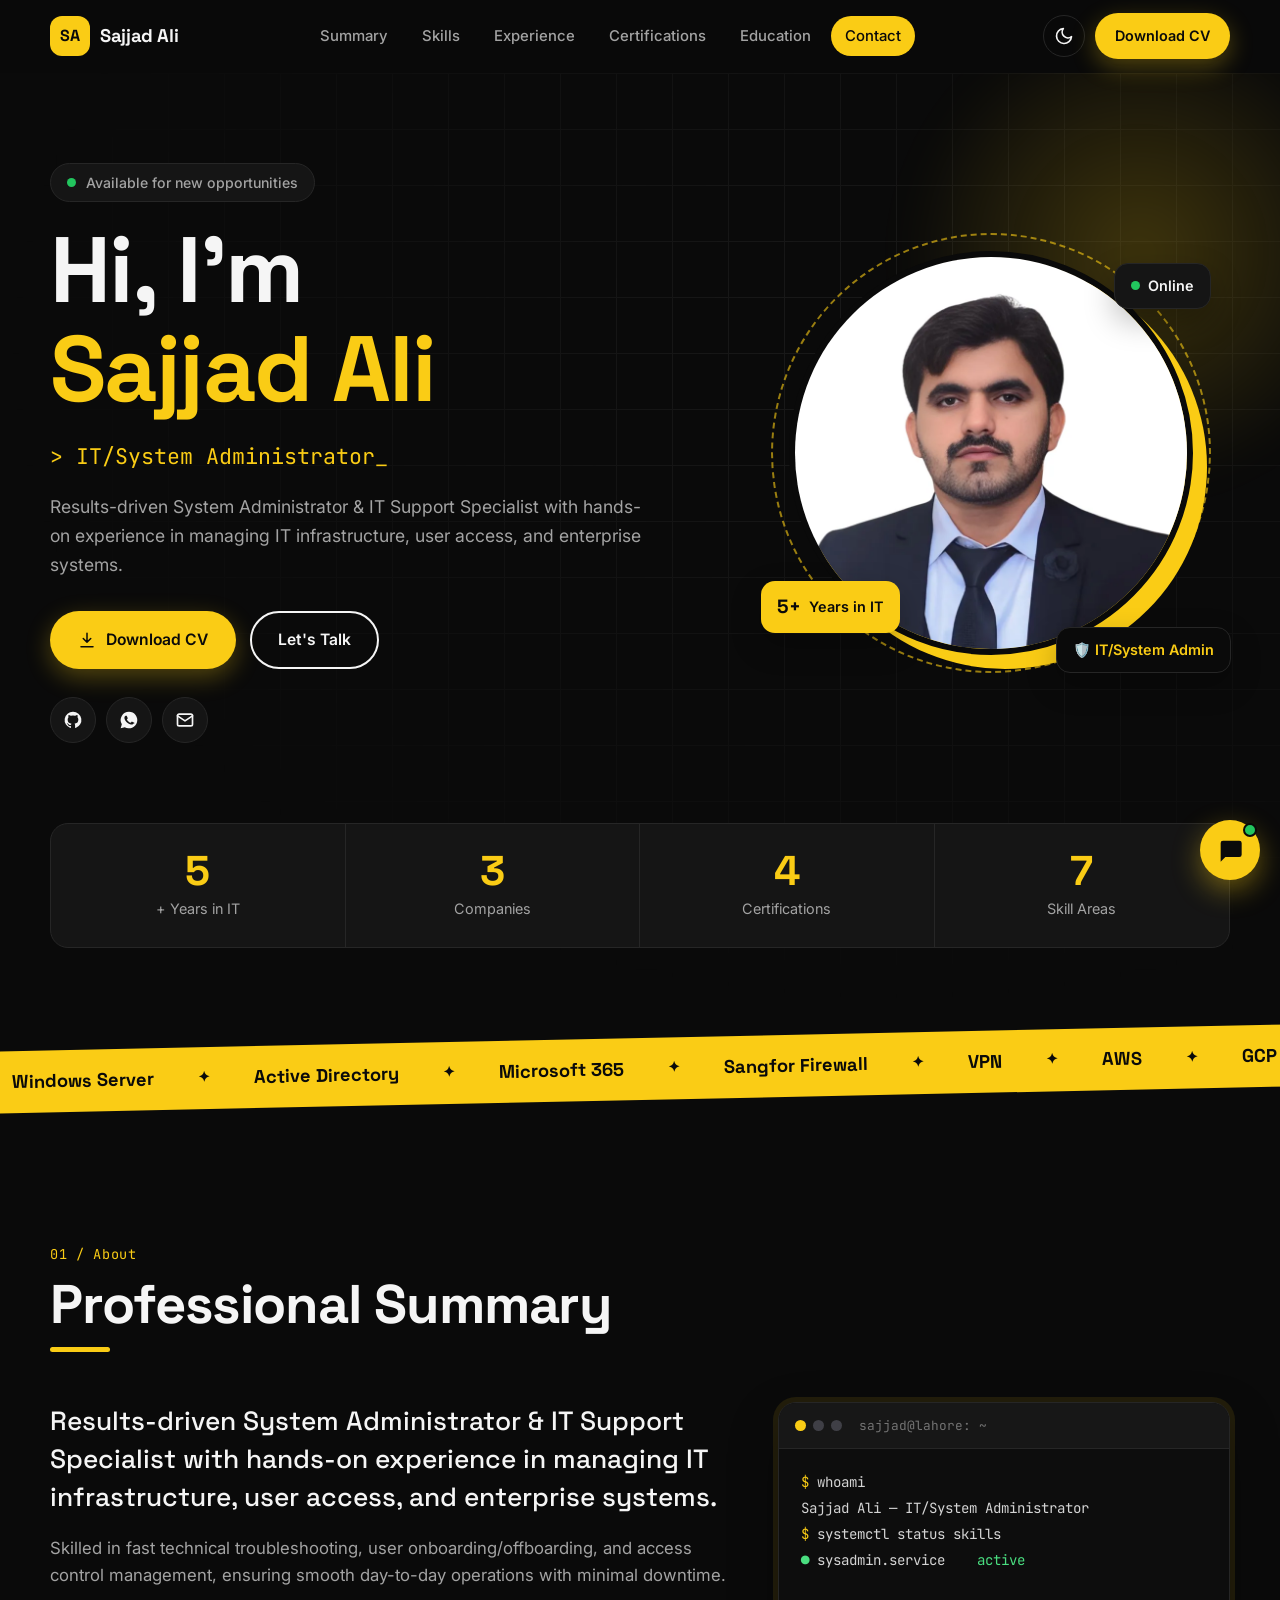
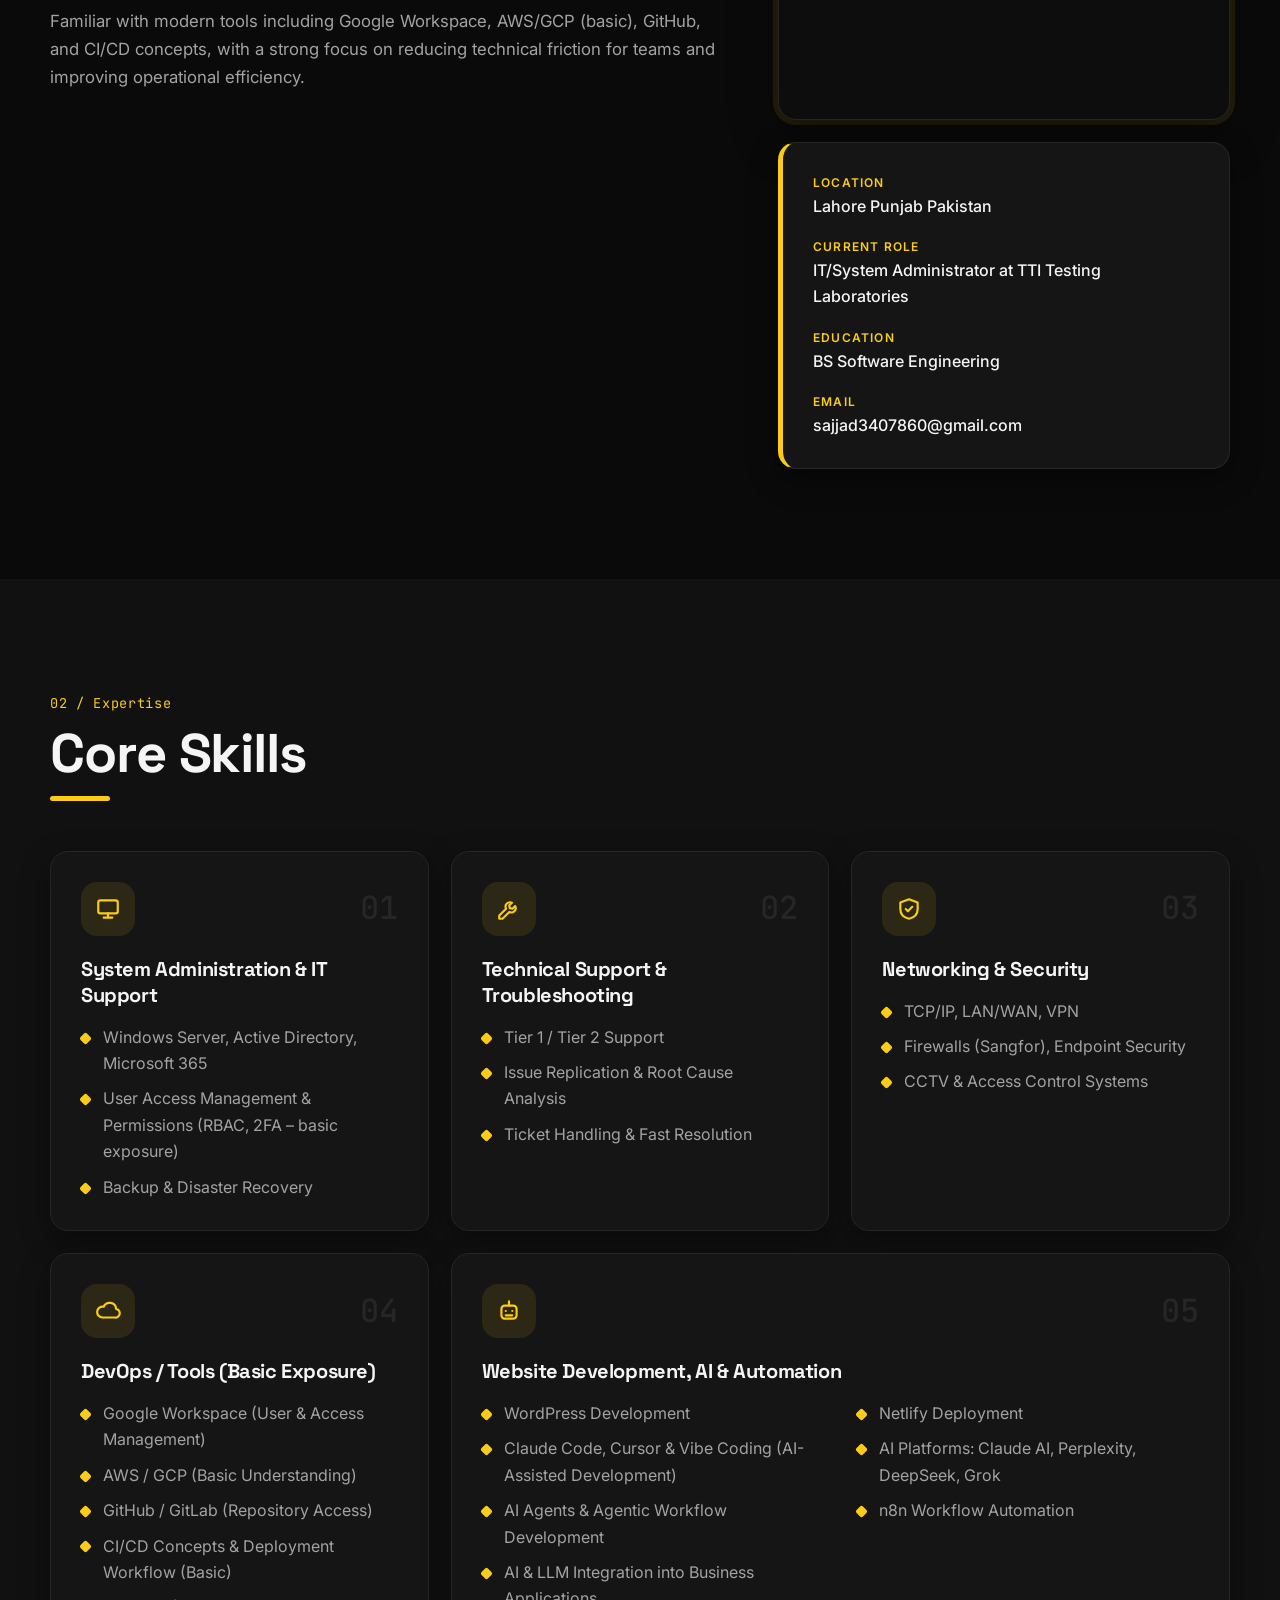
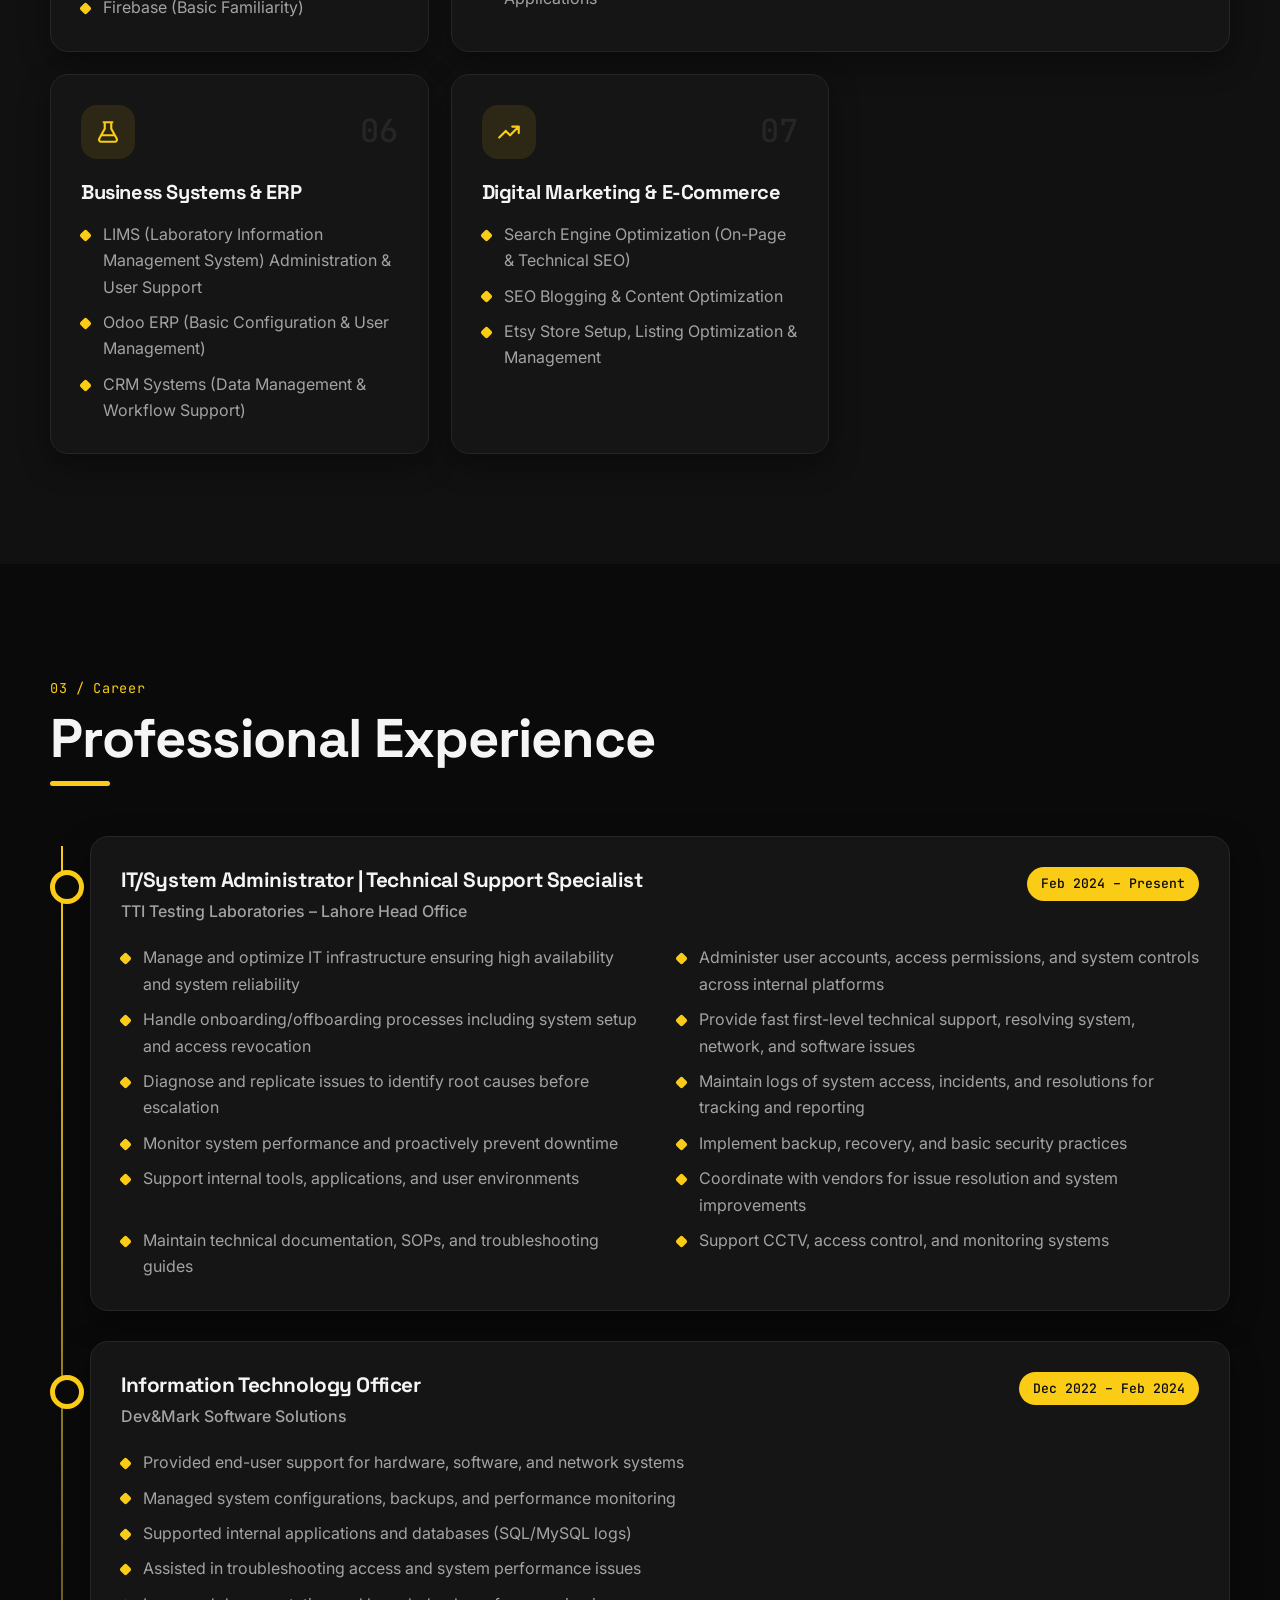
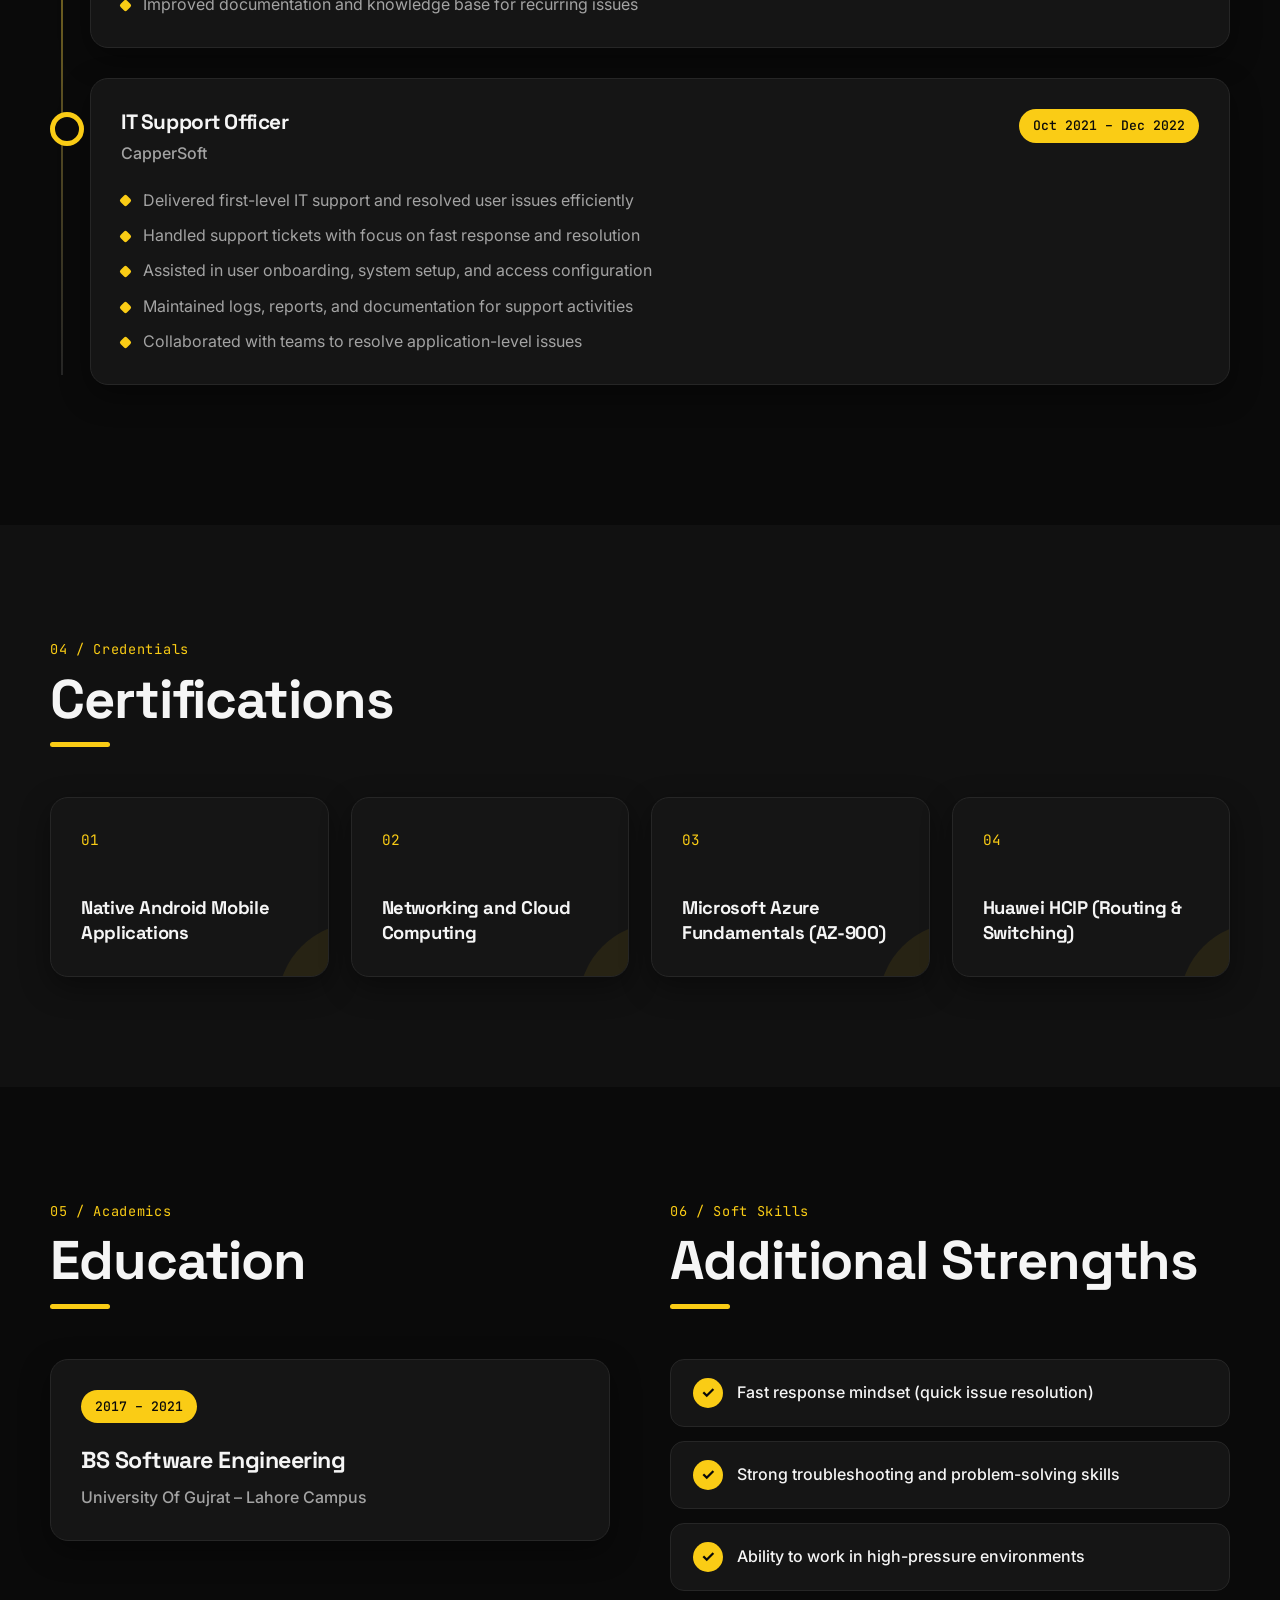
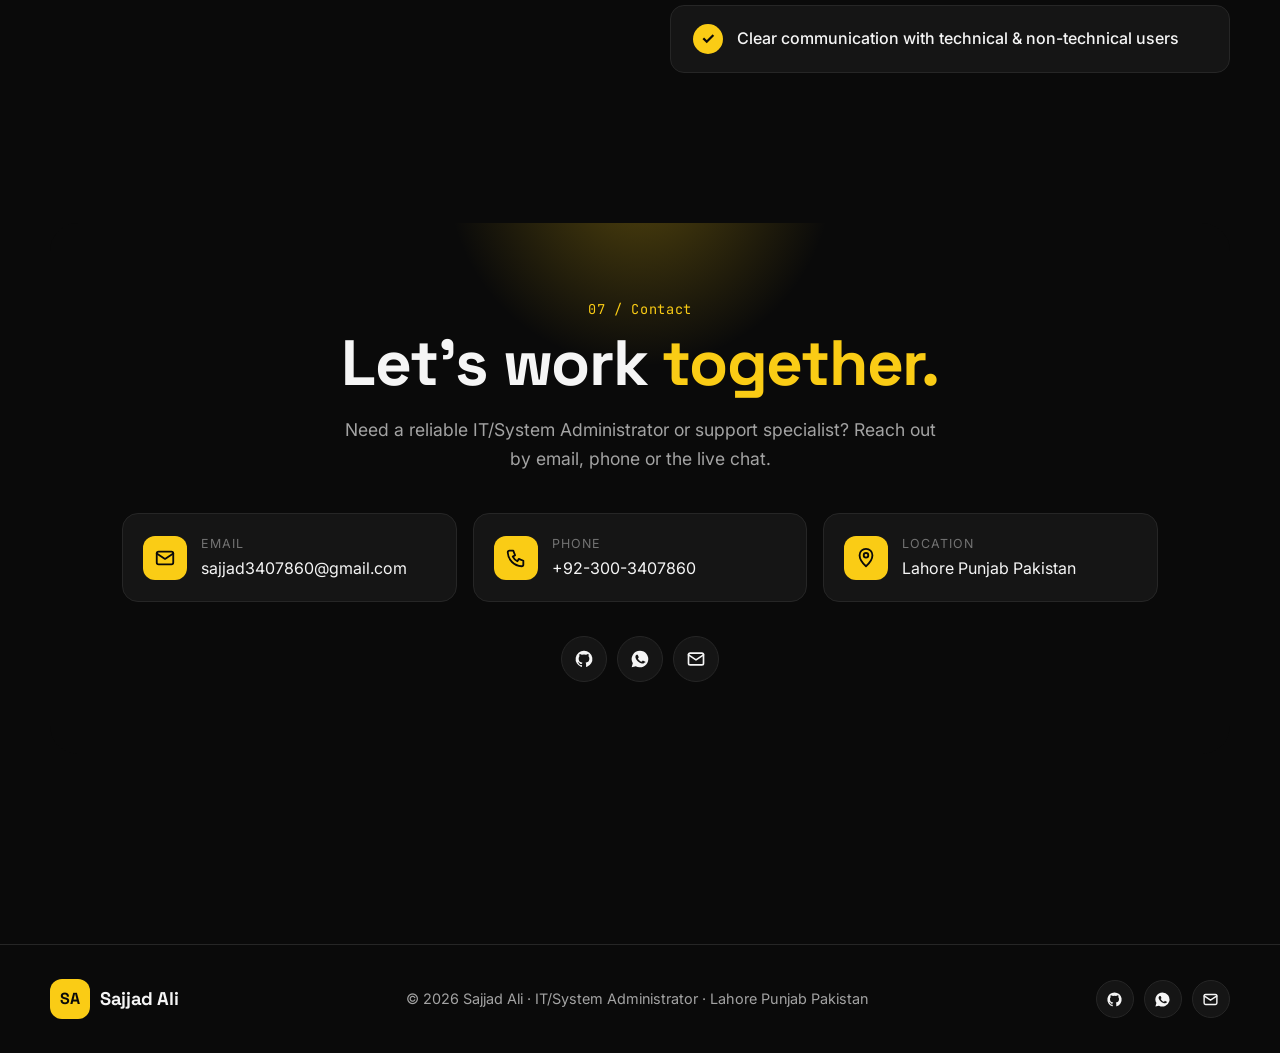
<file: index.html>
<!DOCTYPE html>
<html lang="en">
<head>
  <meta charset="UTF-8">
  <meta name="viewport" content="width=device-width, initial-scale=1.0">
  <title>Sajjad Ali | IT/System Administrator & Technical Support Specialist in Lahore</title>
  <meta name="description" content="Sajjad Ali, IT/System Administrator and Technical Support Specialist in Lahore, Pakistan. Windows Server, Active Directory, Microsoft 365, networking & security, ERP/LIMS, AI automation and WordPress.">
  <meta name="keywords" content="Sajjad Ali, System Administrator Lahore, IT Support Specialist, Technical Support Pakistan, Active Directory, Microsoft 365, Odoo, LIMS, n8n, AI automation, WordPress">
  <meta name="author" content="Sajjad Ali">
  <meta name="robots" content="index, follow">
  <meta name="theme-color" content="#0a0a0a">
  <link rel="canonical" href="https://choudharysb.github.io/SajjadPortfolio/">

  <meta property="og:type" content="profile">
  <meta property="og:title" content="Sajjad Ali | IT/System Administrator">
  <meta property="og:description" content="System Administrator & IT Support Specialist with hands-on experience in managing IT infrastructure, user access, and enterprise systems.">
  <meta property="og:url" content="https://choudharysb.github.io/SajjadPortfolio/">
  <meta property="og:site_name" content="Sajjad Ali Portfolio">
  <meta property="og:image" content="https://choudharysb.github.io/SajjadPortfolio/assets/sajjad-ali-og.jpg">
  <meta property="og:image:alt" content="Sajjad Ali">
  <meta name="twitter:card" content="summary">
  <meta name="twitter:image" content="https://choudharysb.github.io/SajjadPortfolio/assets/sajjad-ali-og.jpg">
  <meta name="twitter:title" content="Sajjad Ali | IT/System Administrator">
  <meta name="twitter:description" content="IT infrastructure, user access, networking & security, ERP/LIMS and AI automation.">

  <link rel="icon" href="data:image/svg+xml,<svg xmlns='http://www.w3.org/2000/svg' viewBox='0 0 64 64'><rect width='64' height='64' rx='14' fill='%230a0a0a'/><text x='50%' y='56%' dominant-baseline='middle' text-anchor='middle' font-family='Arial' font-weight='900' font-size='28' fill='%23facc15'>SA</text></svg>">

  <script type="application/ld+json">
  {
    "@context": "https://schema.org",
    "@type": "Person",
    "name": "Sajjad Ali",
    "jobTitle": "IT/System Administrator | Technical Support Specialist",
    "worksFor": { "@type": "Organization", "name": "TTI Testing Laboratories" },
    "alumniOf": { "@type": "CollegeOrUniversity", "name": "University Of Gujrat" },
    "address": { "@type": "PostalAddress", "addressLocality": "Lahore", "addressRegion": "Punjab", "addressCountry": "PK" },
    "email": "mailto:sajjad3407860@gmail.com",
    "url": "https://choudharysb.github.io/SajjadPortfolio/",
    "image": "https://choudharysb.github.io/SajjadPortfolio/assets/sajjad-ali.jpg",
    "sameAs": ["https://github.com/ChoudharySb"],
    "knowsAbout": ["System Administration", "Active Directory", "Microsoft 365", "Networking", "Network Security", "Technical Support", "Odoo", "LIMS", "AI Automation", "n8n", "WordPress", "SEO"]
  }
  </script>

  <link rel="preconnect" href="https://fonts.googleapis.com">
  <link rel="preconnect" href="https://fonts.gstatic.com" crossorigin>
  <link href="https://fonts.googleapis.com/css2?family=Space+Grotesk:wght@500;600;700&family=Inter:wght@400;500;600&family=JetBrains+Mono:wght@400;500&display=swap" rel="stylesheet">
  <link rel="stylesheet" href="style.css?v=4">
  <script>
    // Dark is the default look; a saved choice wins. Runs before paint to avoid a flash.
    try { document.documentElement.dataset.theme = localStorage.getItem("theme") || "dark"; }
    catch (e) { document.documentElement.dataset.theme = "dark"; }
  </script>
</head>
<body>
  <a class="skip-link" href="#summary">Skip to content</a>
  <div class="progress" aria-hidden="true"></div>

  <header class="nav">
    <div class="container nav-inner">
      <a href="#top" class="logo" aria-label="Sajjad Ali, home"><span class="logo-mark">SA</span><span class="logo-text">Sajjad Ali</span></a>
      <nav class="nav-links" aria-label="Main">
        <a href="#summary">Summary</a>
        <a href="#skills">Skills</a>
        <a href="#experience">Experience</a>
        <a href="#certifications">Certifications</a>
        <a href="#education">Education</a>
        <a href="#contact">Contact</a>
      </nav>
      <div class="nav-tools">
        <button class="icon-btn theme-toggle" aria-label="Switch light/dark mode">
          <svg class="i-sun" viewBox="0 0 24 24"><circle cx="12" cy="12" r="4"/><path d="M12 2v2M12 20v2M4.9 4.9l1.4 1.4M17.7 17.7l1.4 1.4M2 12h2M20 12h2M4.9 19.1l1.4-1.4M17.7 6.3l1.4-1.4"/></svg>
          <svg class="i-moon" viewBox="0 0 24 24"><path d="M21 12.8A9 9 0 1 1 11.2 3a7 7 0 0 0 9.8 9.8z"/></svg>
        </button>
        <a href="assets/Sajjad-Ali-CV.pdf" class="btn btn-primary btn-sm nav-cv" download>Download CV</a>
        <button class="icon-btn nav-toggle" aria-label="Open menu" aria-expanded="false"><span></span><span></span><span></span></button>
      </div>
    </div>
  </header>

  <main id="top">
    <!-- HERO -->
    <section class="hero">
      <div class="hero-grid-bg" aria-hidden="true"></div>
      <div class="container hero-inner">
        <div class="hero-copy">
          <p class="pill"><span class="pulse"></span> Available for new opportunities</p>
          <h1 class="hero-title">
            <span class="line"><span>Hi, I'm</span></span>
            <span class="line"><span class="hl">Sajjad Ali</span></span>
          </h1>
          <p class="role mono">&gt; <span class="typed" data-words="IT/System Administrator|Technical Support Specialist"></span><span class="cursor" aria-hidden="true">_</span></p>
          <p class="lead">Results-driven System Administrator &amp; IT Support Specialist with hands-on experience in managing IT infrastructure, user access, and enterprise systems.</p>
          <div class="hero-cta">
            <a href="assets/Sajjad-Ali-CV.pdf" class="btn btn-primary" download>
              <svg viewBox="0 0 24 24"><path d="M12 3v12m0 0l-5-5m5 5l5-5M4 21h16"/></svg> Download CV
            </a>
            <a href="#contact" class="btn btn-outline">Let's Talk</a>
          </div>
          <div class="socials" data-socials></div>
        </div>

        <div class="hero-visual">
          <div class="photo-wrap">
            <span class="photo-ring" aria-hidden="true"></span>
            <picture>
              <source srcset="assets/sajjad-ali.webp" type="image/webp">
              <img src="assets/sajjad-ali.jpg" alt="Sajjad Ali, IT/System Administrator in Lahore" width="800" height="800" fetchpriority="high">
            </picture>
          </div>
          <div class="float-badge fb-1" aria-hidden="true"><b>5+</b> Years in IT</div>
          <div class="float-badge fb-2" aria-hidden="true"><span class="pulse"></span> Online</div>
          <div class="float-badge fb-3" aria-hidden="true">🛡️ IT/System Admin</div>
        </div>
      </div>

      <div class="container">
        <ul class="stats">
          <li><strong data-count="5">0</strong><span>+ Years in IT</span></li>
          <li><strong data-count="3">0</strong><span>Companies</span></li>
          <li><strong data-count="4">0</strong><span>Certifications</span></li>
          <li><strong data-count="7">0</strong><span>Skill Areas</span></li>
        </ul>
      </div>
    </section>

    <!-- MARQUEE -->
    <div class="marquee" aria-hidden="true">
      <div class="marquee-track">
        <span>Windows Server</span><span>Active Directory</span><span>Microsoft 365</span><span>Sangfor Firewall</span><span>VPN</span><span>AWS</span><span>GCP</span><span>Google Workspace</span><span>Odoo ERP</span><span>LIMS</span><span>n8n</span><span>Claude Code</span><span>AI Agents</span><span>WordPress</span><span>SEO</span>
        <span>Windows Server</span><span>Active Directory</span><span>Microsoft 365</span><span>Sangfor Firewall</span><span>VPN</span><span>AWS</span><span>GCP</span><span>Google Workspace</span><span>Odoo ERP</span><span>LIMS</span><span>n8n</span><span>Claude Code</span><span>AI Agents</span><span>WordPress</span><span>SEO</span>
      </div>
    </div>

    <!-- PROFESSIONAL SUMMARY -->
    <section id="summary" class="section">
      <div class="container">
        <header class="section-head reveal">
          <span class="kicker mono">01 / About</span>
          <h2>Professional Summary</h2>
        </header>
        <div class="summary-grid">
          <div class="summary-text reveal">
            <p class="big">Results-driven System Administrator &amp; IT Support Specialist with hands-on experience in managing IT infrastructure, user access, and enterprise systems.</p>
            <p>Skilled in fast technical troubleshooting, user onboarding/offboarding, and access control management, ensuring smooth day-to-day operations with minimal downtime.</p>
            <p>Familiar with modern tools including Google Workspace, AWS/GCP (basic), GitHub, and CI/CD concepts, with a strong focus on reducing technical friction for teams and improving operational efficiency.</p>
          </div>
          <div class="summary-side">
          <div class="terminal reveal" aria-hidden="true">
            <div class="term-bar"><i></i><i></i><i></i><span>sajjad@lahore: ~</span></div>
            <pre class="term-body mono" data-terminal></pre>
          </div>
          <dl class="info-card card reveal">
            <div><dt>Location</dt><dd>Lahore Punjab Pakistan</dd></div>
            <div><dt>Current Role</dt><dd>IT/System Administrator at TTI Testing Laboratories</dd></div>
            <div><dt>Education</dt><dd>BS Software Engineering</dd></div>
            <div><dt>Email</dt><dd><a href="mailto:sajjad3407860@gmail.com">sajjad3407860@gmail.com</a></dd></div>
          </dl>
          </div>
        </div>
      </div>
    </section>

    <!-- CORE SKILLS -->
    <section id="skills" class="section alt">
      <div class="container">
        <header class="section-head reveal">
          <span class="kicker mono">02 / Expertise</span>
          <h2>Core Skills</h2>
        </header>
        <div class="skills-grid">
          <article class="card skill-card reveal">
            <div class="skill-top"><span class="skill-icon"><svg viewBox="0 0 24 24"><rect x="3" y="4" width="18" height="12" rx="2"/><path d="M8 20h8M12 16v4"/></svg></span><span class="num mono">01</span></div>
            <h3>System Administration &amp; IT Support</h3>
            <ul class="points">
              <li>Windows Server, Active Directory, Microsoft 365</li>
              <li>User Access Management &amp; Permissions (RBAC, 2FA – basic exposure)</li>
              <li>Backup &amp; Disaster Recovery</li>
            </ul>
          </article>
          <article class="card skill-card reveal">
            <div class="skill-top"><span class="skill-icon"><svg viewBox="0 0 24 24"><path d="M14.7 6.3a4 4 0 0 0-5.4 5.4L3 18v3h3l6.3-6.3a4 4 0 0 0 5.4-5.4l-2.5 2.5-2.4-.6-.6-2.4z"/></svg></span><span class="num mono">02</span></div>
            <h3>Technical Support &amp; Troubleshooting</h3>
            <ul class="points">
              <li>Tier 1 / Tier 2 Support</li>
              <li>Issue Replication &amp; Root Cause Analysis</li>
              <li>Ticket Handling &amp; Fast Resolution</li>
            </ul>
          </article>
          <article class="card skill-card reveal">
            <div class="skill-top"><span class="skill-icon"><svg viewBox="0 0 24 24"><path d="M12 3l8 3v6c0 5-3.5 8-8 9-4.5-1-8-4-8-9V6z"/><path d="M9 12l2 2 4-4"/></svg></span><span class="num mono">03</span></div>
            <h3>Networking &amp; Security</h3>
            <ul class="points">
              <li>TCP/IP, LAN/WAN, VPN</li>
              <li>Firewalls (Sangfor), Endpoint Security</li>
              <li>CCTV &amp; Access Control Systems</li>
            </ul>
          </article>
          <article class="card skill-card reveal">
            <div class="skill-top"><span class="skill-icon"><svg viewBox="0 0 24 24"><path d="M7 18a5 5 0 1 1 1-9.9A6 6 0 0 1 19.5 10 4 4 0 0 1 18 18z"/></svg></span><span class="num mono">04</span></div>
            <h3>DevOps / Tools (Basic Exposure)</h3>
            <ul class="points">
              <li>Google Workspace (User &amp; Access Management)</li>
              <li>AWS / GCP (Basic Understanding)</li>
              <li>GitHub / GitLab (Repository Access)</li>
              <li>CI/CD Concepts &amp; Deployment Workflow (Basic)</li>
              <li>Firebase (Basic Familiarity)</li>
            </ul>
          </article>
          <article class="card skill-card skill-wide reveal">
            <div class="skill-top"><span class="skill-icon"><svg viewBox="0 0 24 24"><rect x="5" y="7" width="14" height="12" rx="3"/><path d="M12 3v4M9 12h.01M15 12h.01M9 16h6"/></svg></span><span class="num mono">05</span></div>
            <h3>Website Development, AI &amp; Automation</h3>
            <ul class="points cols-2">
              <li>WordPress Development</li>
              <li>Netlify Deployment</li>
              <li>Claude Code, Cursor &amp; Vibe Coding (AI-Assisted Development)</li>
              <li>AI Platforms: Claude AI, Perplexity, DeepSeek, Grok</li>
              <li>AI Agents &amp; Agentic Workflow Development</li>
              <li>n8n Workflow Automation</li>
              <li>AI &amp; LLM Integration into Business Applications</li>
            </ul>
          </article>
          <article class="card skill-card reveal">
            <div class="skill-top"><span class="skill-icon"><svg viewBox="0 0 24 24"><path d="M9 3v6L4 18a2 2 0 0 0 1.8 3h12.4a2 2 0 0 0 1.8-3L15 9V3M8 3h8M7 15h10"/></svg></span><span class="num mono">06</span></div>
            <h3>Business Systems &amp; ERP</h3>
            <ul class="points">
              <li>LIMS (Laboratory Information Management System) Administration &amp; User Support</li>
              <li>Odoo ERP (Basic Configuration &amp; User Management)</li>
              <li>CRM Systems (Data Management &amp; Workflow Support)</li>
            </ul>
          </article>
          <article class="card skill-card reveal">
            <div class="skill-top"><span class="skill-icon"><svg viewBox="0 0 24 24"><path d="M3 17l6-6 4 4 8-8M15 7h6v6"/></svg></span><span class="num mono">07</span></div>
            <h3>Digital Marketing &amp; E-Commerce</h3>
            <ul class="points">
              <li>Search Engine Optimization (On-Page &amp; Technical SEO)</li>
              <li>SEO Blogging &amp; Content Optimization</li>
              <li>Etsy Store Setup, Listing Optimization &amp; Management</li>
            </ul>
          </article>
        </div>
      </div>
    </section>

    <!-- PROFESSIONAL EXPERIENCE -->
    <section id="experience" class="section">
      <div class="container">
        <header class="section-head reveal">
          <span class="kicker mono">03 / Career</span>
          <h2>Professional Experience</h2>
        </header>
        <ol class="timeline">
          <li class="timeline-item reveal">
            <div class="card job">
              <div class="job-head">
                <div>
                  <h3>IT/System Administrator | Technical Support Specialist</h3>
                  <p class="company">TTI Testing Laboratories – Lahore Head Office</p>
                </div>
                <span class="date mono">Feb 2024 – Present</span>
              </div>
              <ul class="points cols-2">
                <li>Manage and optimize IT infrastructure ensuring high availability and system reliability</li>
                <li>Administer user accounts, access permissions, and system controls across internal platforms</li>
                <li>Handle onboarding/offboarding processes including system setup and access revocation</li>
                <li>Provide fast first-level technical support, resolving system, network, and software issues</li>
                <li>Diagnose and replicate issues to identify root causes before escalation</li>
                <li>Maintain logs of system access, incidents, and resolutions for tracking and reporting</li>
                <li>Monitor system performance and proactively prevent downtime</li>
                <li>Implement backup, recovery, and basic security practices</li>
                <li>Support internal tools, applications, and user environments</li>
                <li>Coordinate with vendors for issue resolution and system improvements</li>
                <li>Maintain technical documentation, SOPs, and troubleshooting guides</li>
                <li>Support CCTV, access control, and monitoring systems</li>
              </ul>
            </div>
          </li>
          <li class="timeline-item reveal">
            <div class="card job">
              <div class="job-head">
                <div>
                  <h3>Information Technology Officer</h3>
                  <p class="company">Dev&amp;Mark Software Solutions</p>
                </div>
                <span class="date mono">Dec 2022 – Feb 2024</span>
              </div>
              <ul class="points">
                <li>Provided end-user support for hardware, software, and network systems</li>
                <li>Managed system configurations, backups, and performance monitoring</li>
                <li>Supported internal applications and databases (SQL/MySQL logs)</li>
                <li>Assisted in troubleshooting access and system performance issues</li>
                <li>Improved documentation and knowledge base for recurring issues</li>
              </ul>
            </div>
          </li>
          <li class="timeline-item reveal">
            <div class="card job">
              <div class="job-head">
                <div>
                  <h3>IT Support Officer</h3>
                  <p class="company">CapperSoft</p>
                </div>
                <span class="date mono">Oct 2021 – Dec 2022</span>
              </div>
              <ul class="points">
                <li>Delivered first-level IT support and resolved user issues efficiently</li>
                <li>Handled support tickets with focus on fast response and resolution</li>
                <li>Assisted in user onboarding, system setup, and access configuration</li>
                <li>Maintained logs, reports, and documentation for support activities</li>
                <li>Collaborated with teams to resolve application-level issues</li>
              </ul>
            </div>
          </li>
        </ol>
      </div>
    </section>

    <!-- CERTIFICATIONS -->
    <section id="certifications" class="section alt">
      <div class="container">
        <header class="section-head reveal">
          <span class="kicker mono">04 / Credentials</span>
          <h2>Certifications</h2>
        </header>
        <div class="cert-grid">
          <div class="card cert reveal"><span class="cert-num mono">01</span><h3>Native Android Mobile Applications</h3></div>
          <div class="card cert reveal"><span class="cert-num mono">02</span><h3>Networking and Cloud Computing</h3></div>
          <div class="card cert reveal"><span class="cert-num mono">03</span><h3>Microsoft Azure Fundamentals (AZ-900)</h3></div>
          <div class="card cert reveal"><span class="cert-num mono">04</span><h3>Huawei HCIP (Routing &amp; Switching)</h3></div>
        </div>
      </div>
    </section>

    <!-- EDUCATION + ADDITIONAL STRENGTHS -->
    <section id="education" class="section">
      <div class="container">
        <div class="two-col">
          <div>
            <header class="section-head reveal">
              <span class="kicker mono">05 / Academics</span>
              <h2>Education</h2>
            </header>
            <div class="card edu reveal">
              <span class="date mono">2017 – 2021</span>
              <h3>BS Software Engineering</h3>
              <p class="company">University Of Gujrat – Lahore Campus</p>
            </div>
          </div>
          <div id="strengths">
            <header class="section-head reveal">
              <span class="kicker mono">06 / Soft Skills</span>
              <h2>Additional Strengths</h2>
            </header>
            <ul class="strengths reveal">
              <li>Fast response mindset (quick issue resolution)</li>
              <li>Strong troubleshooting and problem-solving skills</li>
              <li>Ability to work in high-pressure environments</li>
              <li>Clear communication with technical &amp; non-technical users</li>
            </ul>
          </div>
        </div>
      </div>
    </section>

    <!-- CONTACT -->
    <section id="contact" class="section contact-section">
      <div class="container">
        <div class="contact-box reveal">
          <span class="kicker mono">07 / Contact</span>
          <h2>Let's work <span class="hl">together.</span></h2>
          <p class="lead">Need a reliable IT/System Administrator or support specialist? Reach out by email, phone or the live chat.</p>
          <div class="contact-links">
            <a class="contact-card" href="mailto:sajjad3407860@gmail.com">
              <svg viewBox="0 0 24 24"><rect x="3" y="5" width="18" height="14" rx="2"/><path d="M3 7l9 6 9-6"/></svg>
              <span><small>Email</small>sajjad3407860@gmail.com</span>
            </a>
            <a class="contact-card" href="tel:+923003407860">
              <svg viewBox="0 0 24 24"><path d="M5 4h4l2 5-2.5 1.5a11 11 0 0 0 5 5L15 13l5 2v4a2 2 0 0 1-2 2A16 16 0 0 1 3 6a2 2 0 0 1 2-2"/></svg>
              <span><small>Phone</small>+92-300-3407860</span>
            </a>
            <div class="contact-card">
              <svg viewBox="0 0 24 24"><path d="M12 21s-7-6.2-7-12a7 7 0 0 1 14 0c0 5.8-7 12-7 12z"/><circle cx="12" cy="9" r="2.5"/></svg>
              <span><small>Location</small>Lahore Punjab Pakistan</span>
            </div>
          </div>
          <div class="socials center" data-socials></div>
        </div>
      </div>
    </section>
  </main>

  <footer class="footer">
    <div class="container footer-inner">
      <a href="#top" class="logo"><span class="logo-mark">SA</span><span class="logo-text">Sajjad Ali</span></a>
      <p>© <span id="year"></span> Sajjad Ali · IT/System Administrator · Lahore Punjab Pakistan</p>
      <div class="socials small" data-socials></div>
    </div>
  </footer>

  <button class="to-top" aria-label="Back to top"><svg viewBox="0 0 24 24"><path d="M12 19V5M5 12l7-7 7 7"/></svg></button>

  <script src="script.js?v=4"></script>
  <script src="chat.js?v=4"></script>
</body>
</html>
</file>
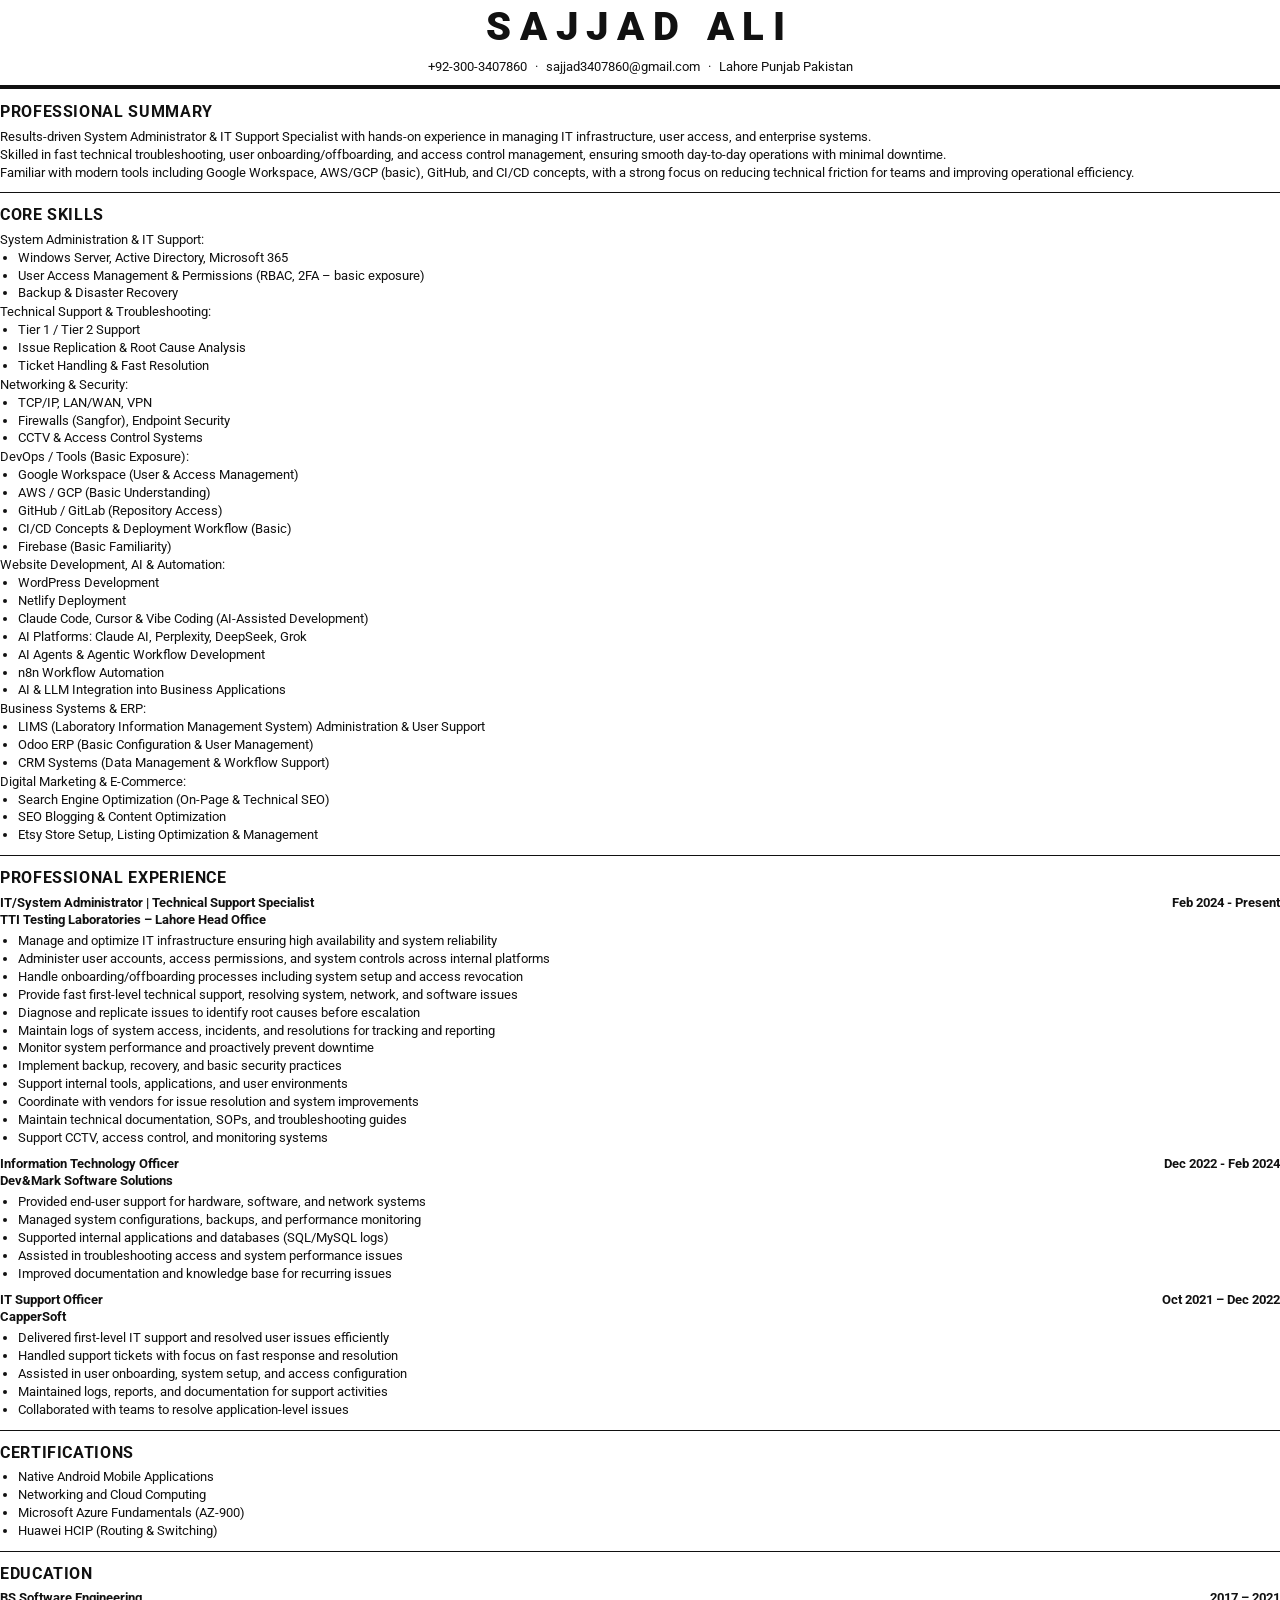
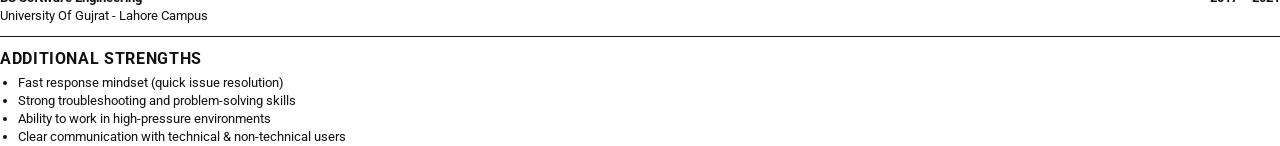
<file: cv-source/cv.html>
<!DOCTYPE html>
<html lang="en">
<head>
<meta charset="UTF-8">
<title>Sajjad Ali - CV</title>
<link href="https://fonts.googleapis.com/css2?family=Roboto:wght@400;500;700;900&display=swap" rel="stylesheet">
<style>
  @page { size: A4; margin: 12mm 16mm; }
  * { box-sizing: border-box; margin: 0; padding: 0; }
  body { font-family: "Roboto", Arial, sans-serif; font-size: 10pt; color: #111; line-height: 1.34; }
  h1 { text-align: center; font-size: 30pt; font-weight: 900; letter-spacing: 0.22em; }
  .contact { text-align: center; font-size: 10pt; margin-top: 4px; }
  .contact span { margin: 0 8px; }
  .rule-thick { border: 0; border-top: 4px solid #111; margin: 10px 0 12px; }
  .rule { border: 0; border-top: 1px solid #111; margin: 11px 0; }
  h2 { font-size: 12pt; font-weight: 700; letter-spacing: 0.04em; margin-bottom: 5px; }
  p { margin-bottom: 0; }
  ul { padding-left: 18px; }
  li { margin: 0; }
  .group { margin-top: 1px; }
  .job { margin-top: 8px; break-inside: avoid; }
  .job:first-of-type { margin-top: 0; }
  .job-head { display: flex; justify-content: space-between; font-weight: 700; font-size: 10pt; }
  .job ul { margin-top: 3px; }
  .skill-group { break-inside: avoid; }
  section { break-inside: avoid; }
  section.long { break-inside: auto; }
  .skills { columns: 1; }
</style>
</head>
<body>
  <h1>SAJJAD ALI</h1>
  <div class="contact">+92-300-3407860<span>·</span>sajjad3407860@gmail.com<span>·</span>Lahore Punjab Pakistan</div>
  <hr class="rule-thick">

  <section>
    <h2>PROFESSIONAL SUMMARY</h2>
    <p>Results-driven System Administrator &amp; IT Support Specialist with hands-on experience in managing IT infrastructure, user access, and enterprise systems.</p>
    <p>Skilled in fast technical troubleshooting, user onboarding/offboarding, and access control management, ensuring smooth day-to-day operations with minimal downtime.</p>
    <p>Familiar with modern tools including Google Workspace, AWS/GCP (basic), GitHub, and CI/CD concepts, with a strong focus on reducing technical friction for teams and improving operational efficiency.</p>
  </section>
  <hr class="rule">

  <section class="long">
    <h2>CORE SKILLS</h2>
    <div class="skill-group"><div class="group">System Administration &amp; IT Support:</div>
    <ul>
      <li>Windows Server, Active Directory, Microsoft 365</li>
      <li>User Access Management &amp; Permissions (RBAC, 2FA – basic exposure)</li>
      <li>Backup &amp; Disaster Recovery</li>
    </ul></div>
    <div class="skill-group"><div class="group">Technical Support &amp; Troubleshooting:</div>
    <ul>
      <li>Tier 1 / Tier 2 Support</li>
      <li>Issue Replication &amp; Root Cause Analysis</li>
      <li>Ticket Handling &amp; Fast Resolution</li>
    </ul></div>
    <div class="skill-group"><div class="group">Networking &amp; Security:</div>
    <ul>
      <li>TCP/IP, LAN/WAN, VPN</li>
      <li>Firewalls (Sangfor), Endpoint Security</li>
      <li>CCTV &amp; Access Control Systems</li>
    </ul></div>
    <div class="skill-group"><div class="group">DevOps / Tools (Basic Exposure):</div>
    <ul>
      <li>Google Workspace (User &amp; Access Management)</li>
      <li>AWS / GCP (Basic Understanding)</li>
      <li>GitHub / GitLab (Repository Access)</li>
      <li>CI/CD Concepts &amp; Deployment Workflow (Basic)</li>
      <li>Firebase (Basic Familiarity)</li>
    </ul></div>
    <div class="skill-group"><div class="group">Website Development, AI &amp; Automation:</div>
    <ul>
      <li>WordPress Development</li>
      <li>Netlify Deployment</li>
      <li>Claude Code, Cursor &amp; Vibe Coding (AI-Assisted Development)</li>
      <li>AI Platforms: Claude AI, Perplexity, DeepSeek, Grok</li>
      <li>AI Agents &amp; Agentic Workflow Development</li>
      <li>n8n Workflow Automation</li>
      <li>AI &amp; LLM Integration into Business Applications</li>
    </ul></div>
    <div class="skill-group"><div class="group">Business Systems &amp; ERP:</div>
    <ul>
      <li>LIMS (Laboratory Information Management System) Administration &amp; User Support</li>
      <li>Odoo ERP (Basic Configuration &amp; User Management)</li>
      <li>CRM Systems (Data Management &amp; Workflow Support)</li>
    </ul></div>
    <div class="skill-group"><div class="group">Digital Marketing &amp; E-Commerce:</div>
    <ul>
      <li>Search Engine Optimization (On-Page &amp; Technical SEO)</li>
      <li>SEO Blogging &amp; Content Optimization</li>
      <li>Etsy Store Setup, Listing Optimization &amp; Management</li>
    </ul></div>
  </section>
  <hr class="rule">

  <section class="long" style="break-before: page">
    <h2>PROFESSIONAL EXPERIENCE</h2>
    <div class="job">
      <div class="job-head"><span>IT/System Administrator | Technical Support Specialist</span><span>Feb 2024 - Present</span></div>
      <div class="job-head"><span>TTI Testing Laboratories – Lahore Head Office</span></div>
      <ul>
        <li>Manage and optimize IT infrastructure ensuring high availability and system reliability</li>
        <li>Administer user accounts, access permissions, and system controls across internal platforms</li>
        <li>Handle onboarding/offboarding processes including system setup and access revocation</li>
        <li>Provide fast first-level technical support, resolving system, network, and software issues</li>
        <li>Diagnose and replicate issues to identify root causes before escalation</li>
        <li>Maintain logs of system access, incidents, and resolutions for tracking and reporting</li>
        <li>Monitor system performance and proactively prevent downtime</li>
        <li>Implement backup, recovery, and basic security practices</li>
        <li>Support internal tools, applications, and user environments</li>
        <li>Coordinate with vendors for issue resolution and system improvements</li>
        <li>Maintain technical documentation, SOPs, and troubleshooting guides</li>
        <li>Support CCTV, access control, and monitoring systems</li>
      </ul>
    </div>
    <div class="job">
      <div class="job-head"><span>Information Technology Officer</span><span>Dec 2022 - Feb 2024</span></div>
      <div class="job-head"><span>Dev&amp;Mark Software Solutions</span></div>
      <ul>
        <li>Provided end-user support for hardware, software, and network systems</li>
        <li>Managed system configurations, backups, and performance monitoring</li>
        <li>Supported internal applications and databases (SQL/MySQL logs)</li>
        <li>Assisted in troubleshooting access and system performance issues</li>
        <li>Improved documentation and knowledge base for recurring issues</li>
      </ul>
    </div>
    <div class="job">
      <div class="job-head"><span>IT Support Officer</span><span>Oct 2021 – Dec 2022</span></div>
      <div class="job-head"><span>CapperSoft</span></div>
      <ul>
        <li>Delivered first-level IT support and resolved user issues efficiently</li>
        <li>Handled support tickets with focus on fast response and resolution</li>
        <li>Assisted in user onboarding, system setup, and access configuration</li>
        <li>Maintained logs, reports, and documentation for support activities</li>
        <li>Collaborated with teams to resolve application-level issues</li>
      </ul>
    </div>
  </section>
  <hr class="rule">

  <section>
    <h2>CERTIFICATIONS</h2>
    <ul>
      <li>Native Android Mobile Applications</li>
      <li>Networking and Cloud Computing</li>
      <li>Microsoft Azure Fundamentals (AZ-900)</li>
      <li>Huawei HCIP (Routing &amp; Switching)</li>
    </ul>
  </section>
  <hr class="rule">

  <section>
    <h2>EDUCATION</h2>
    <div class="job-head"><span>BS Software Engineering</span><span>2017 – 2021</span></div>
    <div>University Of Gujrat - Lahore Campus</div>
  </section>
  <hr class="rule">

  <section>
    <h2>ADDITIONAL STRENGTHS</h2>
    <ul>
      <li>Fast response mindset (quick issue resolution)</li>
      <li>Strong troubleshooting and problem-solving skills</li>
      <li>Ability to work in high-pressure environments</li>
      <li>Clear communication with technical &amp; non-technical users</li>
    </ul>
  </section>
</body>
</html>
</file>
<file: style.css>
/* ===== Tokens: black, white & yellow ===== */
:root {
  --yellow: #facc15;
  --yellow-deep: #eab308;
  --ink: #0a0a0a;

  --bg: #ffffff;
  --bg-alt: #f6f5f0;
  --card: #ffffff;
  --text: #0a0a0a;
  --muted: #525252;
  --border: #e7e5df;
  --accent-text: #0a0a0a;          /* light mode: black text, yellow used as highlight */
  --accent-soft: rgba(250, 204, 21, 0.18);
  --shadow: 0 10px 30px rgba(10, 10, 10, 0.06);
  --radius: 18px;
  --nav-bg: rgba(255, 255, 255, 0.8);
}
:root[data-theme="dark"] {
  --bg: #0a0a0a;
  --bg-alt: #111111;
  --card: #151515;
  --text: #f5f5f5;
  --muted: #a3a3a3;
  --border: #262626;
  --accent-text: #facc15;
  --accent-soft: rgba(250, 204, 21, 0.1);
  --shadow: 0 10px 30px rgba(0, 0, 0, 0.4);
  --nav-bg: rgba(10, 10, 10, 0.75);
}

* { box-sizing: border-box; margin: 0; padding: 0; }
html { scroll-behavior: smooth; scroll-padding-top: 80px; }
body {
  font-family: "Inter", system-ui, sans-serif;
  background: var(--bg); color: var(--text);
  line-height: 1.65; overflow-x: hidden;
  transition: background 0.35s, color 0.35s;
}
h1, h2, h3, .logo-text { font-family: "Space Grotesk", "Inter", sans-serif; letter-spacing: -0.02em; }
a { color: inherit; text-decoration: none; }
svg { fill: none; stroke: currentColor; stroke-width: 2; stroke-linecap: round; stroke-linejoin: round; }
.mono { font-family: "JetBrains Mono", monospace; }
.container { width: min(1180px, 100% - 32px); margin-inline: auto; }
.hl { color: var(--yellow); }
:root:not([data-theme="dark"]) .hl {
  color: var(--ink);
  background: linear-gradient(transparent 60%, var(--yellow) 60%);
}
::selection { background: var(--yellow); color: var(--ink); }

.skip-link { position: absolute; left: -999px; top: 8px; background: var(--yellow); color: var(--ink); padding: 8px 14px; border-radius: 8px; z-index: 100; font-weight: 600; }
.skip-link:focus { left: 16px; }
a:focus-visible, button:focus-visible, textarea:focus-visible { outline: 2px solid var(--yellow); outline-offset: 3px; }

.progress { position: fixed; top: 0; left: 0; height: 3px; width: 0; background: var(--yellow); z-index: 60; }

/* ===== Buttons ===== */
.btn {
  display: inline-flex; align-items: center; gap: 10px;
  padding: 14px 26px; border-radius: 999px; font-weight: 600; font-size: 0.98rem;
  border: 2px solid transparent; cursor: pointer;
  transition: transform 0.2s, background 0.2s, color 0.2s, border-color 0.2s, box-shadow 0.2s;
}
.btn svg { width: 18px; height: 18px; }
.btn:hover { transform: translateY(-2px); }
.btn-primary { background: var(--yellow); color: var(--ink); box-shadow: 0 8px 24px rgba(250, 204, 21, 0.3); }
.btn-primary:hover { background: var(--yellow-deep); }
.btn-outline { border-color: var(--text); color: var(--text); }
.btn-outline:hover { background: var(--text); color: var(--bg); }
.btn-sm { padding: 9px 18px; font-size: 0.9rem; }
.icon-btn {
  width: 42px; height: 42px; border-radius: 50%; border: 1px solid var(--border);
  background: transparent; color: var(--text); cursor: pointer;
  display: grid; place-items: center; transition: border-color 0.2s, color 0.2s;
}
.icon-btn:hover { border-color: var(--yellow); color: var(--accent-text); }
.icon-btn svg { width: 20px; height: 20px; }

/* ===== Nav ===== */
.nav {
  position: sticky; top: 0; z-index: 50;
  background: var(--nav-bg); backdrop-filter: blur(14px); -webkit-backdrop-filter: blur(14px);
  border-bottom: 1px solid transparent; transition: border-color 0.3s;
}
.nav.scrolled { border-bottom-color: var(--border); }
.nav-inner { display: flex; align-items: center; justify-content: space-between; height: 72px; gap: 20px; }
.logo { display: flex; align-items: center; gap: 10px; font-weight: 700; }
.logo-mark {
  width: 40px; height: 40px; border-radius: 12px; display: grid; place-items: center;
  background: var(--yellow); color: var(--ink); font-family: "Space Grotesk", sans-serif; font-weight: 700;
  transition: transform 0.4s;
}
.logo:hover .logo-mark { transform: rotate(-8deg) scale(1.05); }
.logo-text { font-size: 1.15rem; }
.nav-links { display: flex; gap: 6px; }
.nav-links a {
  padding: 8px 14px; border-radius: 999px; font-size: 0.93rem; font-weight: 500; color: var(--muted);
  transition: color 0.2s, background 0.2s;
}
.nav-links a:hover { color: var(--text); }
.nav-links a.active { color: var(--ink); background: var(--yellow); }
.nav-tools { display: flex; align-items: center; gap: 10px; }
.theme-toggle .i-moon { display: none; }
:root[data-theme="dark"] .theme-toggle .i-sun { display: none; }
:root[data-theme="dark"] .theme-toggle .i-moon { display: block; }
.nav-toggle { display: none; flex-direction: column; gap: 4px; }
.nav-toggle span { display: block; width: 18px; height: 2px; background: currentColor; border-radius: 2px; transition: transform 0.3s, opacity 0.3s; }
.nav-toggle[aria-expanded="true"] span:nth-child(1) { transform: translateY(6px) rotate(45deg); }
.nav-toggle[aria-expanded="true"] span:nth-child(2) { opacity: 0; }
.nav-toggle[aria-expanded="true"] span:nth-child(3) { transform: translateY(-6px) rotate(-45deg); }

/* ===== Hero ===== */
.hero { position: relative; padding: 90px 0 60px; overflow: hidden; }
.hero-grid-bg {
  position: absolute; inset: 0; z-index: -1; opacity: 0.5;
  background-image:
    linear-gradient(var(--border) 1px, transparent 1px),
    linear-gradient(90deg, var(--border) 1px, transparent 1px);
  background-size: 56px 56px;
  mask-image: radial-gradient(ellipse at 70% 30%, #000 10%, transparent 70%);
  -webkit-mask-image: radial-gradient(ellipse at 70% 30%, #000 10%, transparent 70%);
}
.hero::after {
  content: ""; position: absolute; z-index: -1; width: 520px; height: 520px; right: -120px; top: -80px;
  background: radial-gradient(circle, rgba(250, 204, 21, 0.22), transparent 65%);
  filter: blur(20px); animation: float 9s ease-in-out infinite;
}
.hero-inner { display: grid; grid-template-columns: 1.15fr 0.85fr; gap: 56px; align-items: center; }
.pill {
  display: inline-flex; align-items: center; gap: 10px;
  padding: 7px 16px; border-radius: 999px; border: 1px solid var(--border);
  background: var(--card); font-size: 0.88rem; font-weight: 500; color: var(--muted);
}
.pulse {
  width: 9px; height: 9px; border-radius: 50%; background: #22c55e; display: inline-block;
  animation: pulse 2s infinite;
}
@keyframes pulse {
  0% { box-shadow: 0 0 0 0 rgba(34, 197, 94, 0.6); }
  70% { box-shadow: 0 0 0 9px rgba(34, 197, 94, 0); }
  100% { box-shadow: 0 0 0 0 rgba(34, 197, 94, 0); }
}
.hero-title { font-size: clamp(3rem, 8vw, 5.8rem); line-height: 1; margin: 22px 0 18px; font-weight: 700; }
.hero-title .line { display: block; overflow: hidden; padding-bottom: 0.06em; }
.hero-title .line > span { display: inline-block; transform: translateY(105%); animation: rise 0.9s cubic-bezier(.2, .8, .2, 1) forwards; }
.hero-title .line:nth-child(2) > span { animation-delay: 0.15s; }
@keyframes rise { to { transform: none; } }
.role { font-size: clamp(1.05rem, 2.4vw, 1.35rem); color: var(--accent-text); min-height: 1.7em; margin-bottom: 16px; }
.cursor { animation: blink 1s steps(1) infinite; }
@keyframes blink { 50% { opacity: 0; } }
.lead { color: var(--muted); font-size: 1.1rem; max-width: 600px; }
.hero-cta { display: flex; gap: 14px; flex-wrap: wrap; margin: 32px 0 28px; }

.socials { display: flex; gap: 10px; flex-wrap: wrap; }
.socials.center { justify-content: center; }
.socials a {
  width: 46px; height: 46px; border-radius: 50%; display: grid; place-items: center;
  border: 1px solid var(--border); color: var(--text); background: var(--card);
  transition: transform 0.2s, background 0.2s, color 0.2s, border-color 0.2s;
}
.socials a:hover { background: var(--yellow); border-color: var(--yellow); color: var(--ink); transform: translateY(-3px) rotate(-6deg); }
.socials svg { width: 20px; height: 20px; }
.socials svg.fill { fill: currentColor; stroke: none; }
.socials.small a { width: 38px; height: 38px; }
.socials.small svg { width: 17px; height: 17px; }

.hero-visual { position: relative; animation: fadeUp 1s 0.3s both; max-width: 440px; width: 100%; justify-self: center; }
.photo-wrap { position: relative; aspect-ratio: 1; padding: 18px; }
.photo-wrap::before {
  content: ""; position: absolute; inset: 18px; border-radius: 50%;
  background: var(--yellow); transform: translate(14px, 14px);
}
.photo-ring {
  position: absolute; inset: 0; border-radius: 50%;
  border: 2px dashed var(--yellow); opacity: 0.6; animation: spin 40s linear infinite;
}
@keyframes spin { to { transform: rotate(360deg); } }
.photo-wrap img {
  position: relative; display: block; width: 100%; height: 100%; object-fit: cover;
  border-radius: 50%; border: 6px solid var(--bg); background: #fff;
  transition: transform 0.5s cubic-bezier(.2, .8, .2, 1);
}
.photo-wrap:hover img { transform: scale(1.03) rotate(-1.5deg); }

.summary-side { display: grid; gap: 22px; }
.terminal {
  background: #0d0d0d; border: 1px solid #262626; border-radius: var(--radius);
  box-shadow: 0 20px 50px rgba(0, 0, 0, 0.3), 0 0 0 5px var(--accent-soft);
  overflow: hidden;
}
.term-bar { display: flex; align-items: center; gap: 7px; padding: 12px 16px; background: #171717; border-bottom: 1px solid #262626; }
.term-bar i { width: 11px; height: 11px; border-radius: 50%; background: #3f3f46; }
.term-bar i:first-child { background: var(--yellow); }
.term-bar span { margin-left: 10px; font-size: 0.8rem; color: #737373; font-family: "JetBrains Mono", monospace; }
.term-body { padding: 20px 22px; min-height: 270px; font-size: 0.88rem; line-height: 1.85; color: #d4d4d4; white-space: pre-wrap; }
.term-body .p { color: var(--yellow); }
.term-body .ok { color: #4ade80; }
.term-body .dim { color: #737373; }
.float-badge {
  position: absolute; background: var(--yellow); color: var(--ink); font-weight: 600; font-size: 0.9rem;
  padding: 10px 16px; border-radius: 14px; box-shadow: 0 12px 30px rgba(0, 0, 0, 0.25);
  display: flex; align-items: center; gap: 8px; animation: float 6s ease-in-out infinite;
}
.float-badge b { font-size: 1.2rem; font-family: "Space Grotesk", sans-serif; }
.fb-1 { left: -10px; bottom: 40px; }
.fb-2 { right: 0; top: 30px; background: var(--card); color: var(--text); border: 1px solid var(--border); animation-delay: -3s; }
.fb-3 { right: -20px; bottom: 0; background: var(--ink); color: var(--yellow); border: 1px solid #262626; animation-delay: -1.5s; }
@keyframes float { 50% { transform: translateY(-12px); } }
@keyframes fadeUp { from { opacity: 0; transform: translateY(30px); } }

.stats {
  list-style: none; display: grid; grid-template-columns: repeat(4, 1fr);
  margin-top: 80px; border: 1px solid var(--border); border-radius: var(--radius); background: var(--card);
}
.stats li { padding: 26px; text-align: center; border-right: 1px solid var(--border); }
.stats li:last-child { border-right: 0; }
.stats strong { display: block; font-family: "Space Grotesk", sans-serif; font-size: 2.6rem; line-height: 1; color: var(--accent-text); }
.stats span { color: var(--muted); font-size: 0.9rem; }

/* ===== Marquee ===== */
.marquee { background: var(--yellow); color: var(--ink); overflow: hidden; padding: 16px 0; transform: rotate(-1.2deg); margin: 30px -10px; }
.marquee-track { display: flex; width: max-content; animation: marquee 35s linear infinite; }
.marquee span { font-family: "Space Grotesk", sans-serif; font-weight: 700; font-size: 1.15rem; padding: 0 22px; white-space: nowrap; display: flex; align-items: center; gap: 44px; }
.marquee span::after { content: "✦"; font-size: 0.9rem; }
.marquee:hover .marquee-track { animation-play-state: paused; }
@keyframes marquee { to { transform: translateX(-50%); } }

/* ===== Sections ===== */
.section { padding: 110px 0; }
.section.alt { background: var(--bg-alt); }
.section-head { margin-bottom: 50px; }
.kicker { display: inline-block; color: var(--accent-text); font-size: 0.85rem; letter-spacing: 0.05em; margin-bottom: 10px; }
.section-head h2 { font-size: clamp(2.1rem, 5vw, 3.4rem); line-height: 1.05; position: relative; }
.section-head h2::after { content: ""; display: block; width: 60px; height: 5px; border-radius: 4px; background: var(--yellow); margin-top: 14px; }

.card {
  background: var(--card); border: 1px solid var(--border); border-radius: var(--radius);
  padding: 30px; box-shadow: var(--shadow);
  transition: transform 0.35s cubic-bezier(.2, .8, .2, 1), border-color 0.3s, box-shadow 0.3s;
}
.card:hover { transform: translateY(-6px); border-color: var(--yellow); box-shadow: 0 18px 40px rgba(250, 204, 21, 0.12); }

.points { list-style: none; color: var(--muted); display: grid; gap: 9px; }
.points li { position: relative; padding-left: 22px; }
.points li::before { content: ""; position: absolute; left: 0; top: 0.62em; width: 9px; height: 9px; border-radius: 2px; background: var(--yellow); transform: rotate(45deg); }
.points.cols-2 { grid-template-columns: 1fr 1fr; column-gap: 34px; }

/* Summary */
.summary-grid { display: grid; grid-template-columns: 1.5fr 1fr; gap: 50px; align-items: start; }
.summary-text p { color: var(--muted); margin-bottom: 18px; font-size: 1.05rem; }
.summary-text p.big { color: var(--text); font-size: clamp(1.3rem, 2.4vw, 1.65rem); line-height: 1.45; font-family: "Space Grotesk", sans-serif; font-weight: 500; }
.info-card { display: grid; gap: 18px; border-left: 5px solid var(--yellow); }
.info-card dt { font-size: 0.75rem; text-transform: uppercase; letter-spacing: 0.1em; color: var(--accent-text); font-weight: 600; }
.info-card dd { font-weight: 500; word-break: break-word; }
.info-card a:hover { color: var(--accent-text); }

/* Skills */
.skills-grid { display: grid; grid-template-columns: repeat(3, 1fr); gap: 22px; }
.skill-wide { grid-column: span 2; }
.skill-top { display: flex; justify-content: space-between; align-items: center; margin-bottom: 20px; }
.skill-icon {
  width: 54px; height: 54px; border-radius: 16px; display: grid; place-items: center;
  background: var(--accent-soft); color: var(--accent-text); transition: background 0.3s, color 0.3s, transform 0.4s;
}
.skill-icon svg { width: 26px; height: 26px; }
.skill-card:hover .skill-icon { background: var(--yellow); color: var(--ink); transform: rotate(-8deg) scale(1.05); }
.num { color: var(--border); font-size: 2rem; font-weight: 500; transition: color 0.3s; }
.skill-card:hover .num { color: var(--yellow); }
.skill-card h3 { font-size: 1.25rem; margin-bottom: 16px; line-height: 1.3; }

/* Timeline */
.timeline { list-style: none; position: relative; padding-left: 40px; }
.timeline::before { content: ""; position: absolute; left: 11px; top: 10px; bottom: 10px; width: 2px; background: linear-gradient(var(--yellow), var(--border)); }
.timeline-item { position: relative; margin-bottom: 30px; }
.timeline-item::before {
  content: ""; position: absolute; left: -40px; top: 34px; width: 24px; height: 24px; border-radius: 50%;
  background: var(--bg); border: 5px solid var(--yellow);
}
.job-head { display: flex; justify-content: space-between; align-items: flex-start; gap: 16px; flex-wrap: wrap; margin-bottom: 20px; }
.job h3 { font-size: 1.3rem; line-height: 1.3; }
.company { color: var(--muted); font-weight: 500; margin-top: 4px; }
.date {
  display: inline-block; background: var(--yellow); color: var(--ink);
  padding: 6px 14px; border-radius: 999px; font-size: 0.82rem; font-weight: 500; white-space: nowrap;
}

/* Certifications */
.cert-grid { display: grid; grid-template-columns: repeat(4, 1fr); gap: 22px; }
.cert { position: relative; overflow: hidden; min-height: 180px; display: flex; flex-direction: column; justify-content: space-between; }
.cert::after {
  content: ""; position: absolute; inset: auto -40% -60% auto; width: 160px; height: 160px; border-radius: 50%;
  background: var(--yellow); opacity: 0.08; transition: opacity 0.3s, transform 0.5s;
}
.cert:hover::after { opacity: 0.2; transform: scale(1.3); }
.cert-num { font-size: 0.9rem; color: var(--accent-text); }
.cert h3 { font-size: 1.15rem; line-height: 1.35; }

/* Education & strengths */
.two-col { display: grid; grid-template-columns: 1fr 1fr; gap: 60px; }
.edu h3 { font-size: 1.45rem; margin-top: 18px; }
.strengths { list-style: none; display: grid; gap: 14px; }
.strengths li {
  display: flex; align-items: center; gap: 14px; padding: 18px 22px;
  border: 1px solid var(--border); border-radius: 14px; background: var(--card); font-weight: 500;
  transition: border-color 0.3s, transform 0.3s;
}
.strengths li::before {
  content: "✓"; flex: none; width: 30px; height: 30px; border-radius: 50%;
  display: grid; place-items: center; background: var(--yellow); color: var(--ink); font-weight: 700;
}
.strengths li:hover { border-color: var(--yellow); transform: translateX(6px); }

/* Contact */
.contact-section { padding-top: 40px; }
.contact-box {
  background: var(--ink); color: #f5f5f5; border-radius: 28px; padding: clamp(36px, 6vw, 72px);
  text-align: center; position: relative; overflow: hidden;
}
.contact-box::before {
  content: ""; position: absolute; width: 420px; height: 420px; left: 50%; top: -260px; transform: translateX(-50%);
  background: radial-gradient(circle, rgba(250, 204, 21, 0.3), transparent 65%);
}
.contact-box > * { position: relative; }
.contact-box .kicker { color: var(--yellow); }
.contact-box h2 { font-size: clamp(2.3rem, 6vw, 4rem); line-height: 1.05; margin-bottom: 18px; }
.contact-box .hl { color: var(--yellow); background: none; }
.contact-box .lead { color: #a3a3a3; margin: 0 auto 40px; }
.contact-links { display: grid; grid-template-columns: repeat(3, 1fr); gap: 16px; margin-bottom: 34px; text-align: left; }
.contact-card {
  display: flex; align-items: center; gap: 14px; padding: 20px; border-radius: 16px;
  background: #151515; border: 1px solid #262626; transition: border-color 0.3s, transform 0.3s;
  word-break: break-word;
}
a.contact-card:hover { border-color: var(--yellow); transform: translateY(-4px); }
.contact-card svg { flex: none; width: 44px; height: 44px; padding: 11px; border-radius: 12px; background: var(--yellow); color: var(--ink); }
.contact-card small { display: block; color: #737373; font-size: 0.78rem; text-transform: uppercase; letter-spacing: 0.08em; }
.contact-box .socials a { background: #151515; border-color: #262626; color: #f5f5f5; }
.contact-box .socials a:hover { background: var(--yellow); color: var(--ink); }

/* Footer */
.footer { border-top: 1px solid var(--border); padding: 34px 0; margin-top: 80px; }
.footer-inner { display: flex; align-items: center; justify-content: space-between; gap: 20px; flex-wrap: wrap; }
.footer p { color: var(--muted); font-size: 0.9rem; }

/* Back to top */
.to-top {
  position: fixed; right: 28px; bottom: 96px; z-index: 40; width: 44px; height: 44px; border-radius: 50%;
  border: 1px solid var(--border); background: var(--card); color: var(--text); cursor: pointer;
  display: grid; place-items: center; box-shadow: var(--shadow);
  opacity: 0; transform: translateY(10px); pointer-events: none; transition: opacity 0.3s, transform 0.3s, background 0.2s;
}
.to-top svg { width: 20px; height: 20px; }
.to-top.show { opacity: 1; transform: none; pointer-events: auto; }
.to-top:hover { background: var(--yellow); color: var(--ink); border-color: var(--yellow); }

/* Scroll reveal */
.reveal { opacity: 0; transform: translateY(36px); transition: opacity 0.8s cubic-bezier(.2, .8, .2, 1), transform 0.8s cubic-bezier(.2, .8, .2, 1); }
.reveal.visible { opacity: 1; transform: none; }

/* ===== Light mode refinements ===== */
:root:not([data-theme="dark"]) .kicker {
  background: var(--yellow); color: var(--ink); padding: 3px 10px; border-radius: 6px; font-weight: 500;
}
:root:not([data-theme="dark"]) .photo-wrap img { border-color: var(--ink); }
:root:not([data-theme="dark"]) .photo-ring { border-color: var(--ink); opacity: 0.35; }
:root:not([data-theme="dark"]) .num { color: #d6d3cb; }
:root:not([data-theme="dark"]) .skill-icon { background: rgba(250, 204, 21, 0.28); }
:root:not([data-theme="dark"]) .stats strong { position: relative; display: inline-block; }
:root:not([data-theme="dark"]) .stats strong::after {
  content: ""; position: absolute; left: -4px; right: -4px; bottom: 2px; height: 12px;
  background: var(--yellow); z-index: -1; border-radius: 2px;
}
:root:not([data-theme="dark"]) .stats li { position: relative; z-index: 0; }
.stats span { display: block; margin-top: 6px; }
:root:not([data-theme="dark"]) .contact-box .hl { color: var(--yellow); background: none; }
:root:not([data-theme="dark"]) .cert::after { opacity: 0.25; }
:root:not([data-theme="dark"]) .cert:hover::after { opacity: 0.45; }
:root:not([data-theme="dark"]) .term-body .p { color: var(--yellow); }
:root:not([data-theme="dark"]) .float-badge.fb-2 { box-shadow: 0 12px 30px rgba(0, 0, 0, 0.12); }
:root:not([data-theme="dark"]) .hero::after { background: radial-gradient(circle, rgba(250, 204, 21, 0.35), transparent 65%); }

/* ===== Live chat ===== */
.chat-launcher {
  position: fixed; right: 20px; bottom: 20px; z-index: 70;
  width: 60px; height: 60px; border-radius: 50%; border: none; cursor: pointer;
  background: var(--yellow); color: var(--ink); box-shadow: 0 10px 28px rgba(250, 204, 21, 0.4);
  display: grid; place-items: center; transition: transform 0.2s;
}
.chat-launcher:hover { transform: scale(1.07); }
.chat-launcher svg { width: 28px; height: 28px; grid-area: 1 / 1; transition: opacity 0.2s, transform 0.2s; }
.chat-launcher .chat-icon-open path { fill: currentColor; stroke: none; }
.chat-icon-close { opacity: 0; transform: rotate(-90deg); }
.chat-launcher.open .chat-icon-open { opacity: 0; transform: rotate(90deg); }
.chat-launcher.open .chat-icon-close { opacity: 1; transform: none; }
.chat-dot { position: absolute; top: 3px; right: 3px; width: 14px; height: 14px; border-radius: 50%; background: #22c55e; border: 2px solid var(--ink); animation: pulse 2s infinite; }
.chat-launcher.open .chat-dot { display: none; }

.chat-panel {
  position: fixed; right: 20px; bottom: 92px; z-index: 70; width: min(370px, calc(100vw - 32px));
  background: var(--card); border: 1px solid var(--border); border-radius: 20px;
  box-shadow: 0 24px 60px rgba(0, 0, 0, 0.3); overflow: hidden;
  opacity: 0; transform: translateY(16px) scale(0.97); transform-origin: bottom right; pointer-events: none;
  transition: opacity 0.25s, transform 0.25s;
}
.chat-panel.open { opacity: 1; transform: none; pointer-events: auto; }
.chat-header { display: flex; align-items: center; gap: 12px; padding: 18px; background: var(--ink); color: #f5f5f5; border-bottom: 3px solid var(--yellow); }
.chat-avatar { width: 44px; height: 44px; border-radius: 50%; background: var(--yellow); color: var(--ink); display: grid; place-items: center; font-weight: 700; font-family: "Space Grotesk", sans-serif; }
.chat-name { font-weight: 700; }
.chat-status { font-size: 0.85rem; color: #a3a3a3; display: flex; align-items: center; gap: 6px; }
.chat-dot-inline { width: 8px; height: 8px; border-radius: 50%; background: #22c55e; }
.chat-body { padding: 20px; background: var(--bg-alt); }
.chat-bubble { background: var(--card); border: 1px solid var(--border); padding: 13px 15px; border-radius: 16px 16px 16px 4px; font-size: 0.95rem; max-width: 92%; }
.chat-form { padding: 14px; display: grid; gap: 10px; border-top: 1px solid var(--border); }
.chat-input { width: 100%; resize: none; font: inherit; font-size: 0.95rem; color: var(--text); background: var(--bg); border: 1px solid var(--border); border-radius: 12px; padding: 11px 13px; }
.chat-input:focus { outline: none; border-color: var(--yellow); }
.chat-actions { display: grid; gap: 8px; }
.chat-btn { display: flex; align-items: center; justify-content: center; gap: 8px; border: none; border-radius: 12px; padding: 12px; font: inherit; font-weight: 600; cursor: pointer; transition: filter 0.2s; }
.chat-btn:hover { filter: brightness(1.06); }
.chat-btn svg { width: 18px; height: 18px; }
.chat-btn svg path { fill: currentColor; stroke: none; }
.chat-btn-live { background: var(--yellow); color: var(--ink); }
.chat-btn-wa { background: #25d366; color: #052e14; }

/* ===== Responsive ===== */
@media (max-width: 1024px) {
  .skills-grid { grid-template-columns: 1fr 1fr; }
  .cert-grid { grid-template-columns: 1fr 1fr; }
  .nav-cv { display: none; }
}
@media (max-width: 860px) {
  .nav-toggle { display: flex; }
  .nav-links {
    position: absolute; top: 72px; left: 0; right: 0; flex-direction: column; gap: 4px;
    padding: 16px; background: var(--bg); border-bottom: 1px solid var(--border);
    transform: translateY(-10px); opacity: 0; pointer-events: none; transition: opacity 0.25s, transform 0.25s;
  }
  .nav-links.open { opacity: 1; transform: none; pointer-events: auto; }
  .nav-links a { padding: 12px 16px; }
  .hero { padding-top: 60px; }
  .hero-inner, .summary-grid, .two-col { grid-template-columns: 1fr; }
  .hero-visual { margin: 10px auto 0; max-width: 340px; order: -1; }
  .stats { grid-template-columns: 1fr 1fr; margin-top: 60px; }
  .stats li:nth-child(2) { border-right: 0; }
  .stats li:nth-child(-n+2) { border-bottom: 1px solid var(--border); }
  .contact-links { grid-template-columns: 1fr; }
  .points.cols-2 { grid-template-columns: 1fr; }
  .section { padding: 80px 0; }
}
@media (max-width: 600px) {
  .skills-grid, .cert-grid { grid-template-columns: 1fr; }
  .skill-wide { grid-column: auto; }
  .card { padding: 24px; }
  .timeline { padding-left: 30px; }
  .timeline-item::before { left: -30px; width: 20px; height: 20px; }
  .timeline::before { left: 9px; }
  .fb-1 { left: 0; }
  .fb-3 { right: 0; }
  .float-badge { font-size: 0.8rem; padding: 8px 12px; }
  .logo-text { display: none; }
  .footer-inner { flex-direction: column; text-align: center; }
}

@media (prefers-reduced-motion: reduce) {
  *, *::before, *::after { animation: none !important; transition: none !important; }
  .reveal { opacity: 1; transform: none; }
  .hero-title .line > span { transform: none; }
}
</file>
